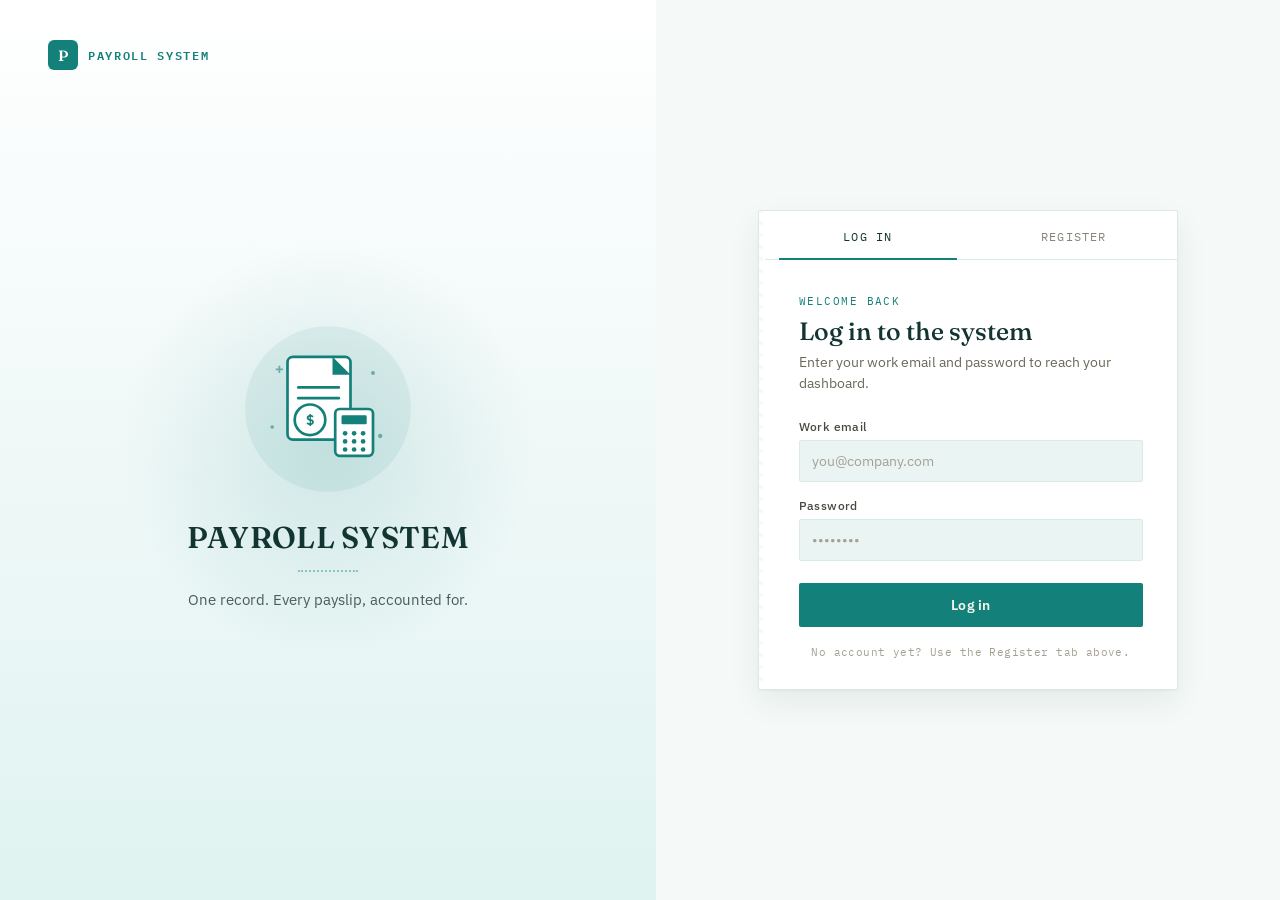
<file: templates/index.html>
<!DOCTYPE html>
<html lang="en">
<head>
<meta charset="UTF-8">
<meta name="viewport" content="width=device-width, initial-scale=1.0">
<title>Payroll System — Sign In</title>
<link rel="preconnect" href="https://fonts.googleapis.com">
<link href="https://fonts.googleapis.com/css2?family=Fraunces:ital,opsz,wght@0,9..144,400;0,9..144,500;0,9..144,600;1,9..144,500&family=IBM+Plex+Sans:wght@400;500;600&family=IBM+Plex+Mono:wght@400;500&display=swap" rel="stylesheet">
<style>
  :root{
    --ink:#123531;
    --ink-soft:#1B4C46;
    --paper:#F5FAF9;
    --paper-dim:#EAF5F3;
    --ledger:#14807A;
    --ledger-dim:#0E655F;
    --gold:#14807A;
    --gold-soft:#0E655F;
    --rust:#B3441E;
    --line:#D9EBE8;
    --ink-line: rgba(20,128,122,0.12);
  }
  *{box-sizing:border-box;}
  html,body{height:100%;}
  body{
    margin:0;
    font-family:'IBM Plex Sans', sans-serif;
    background:var(--paper);
    color:var(--ink);
    -webkit-font-smoothing:antialiased;
  }
  .screen{
    min-height:100vh;
    display:grid;
    grid-template-columns: 1.05fr 1fr;
  }
  @media (max-width: 860px){
    .screen{ grid-template-columns: 1fr; }
    .brand{ min-height:220px; }
  }

  /* ===== LEFT: brand / illustration panel ===== */
  .brand{
    background: linear-gradient(180deg, #ffffff 0%, #eef8f7 55%, #dff3f1 100%);
    color:var(--ink);
    position:relative;
    display:flex;
    flex-direction:column;
    padding:40px 48px;
    overflow:hidden;
  }
  .brand::after{
    content:"";
    position:absolute;
    top:50%; left:50%;
    width:420px; height:420px;
    background: radial-gradient(circle, rgba(20,128,122,0.14) 0%, rgba(20,128,122,0) 70%);
    border-radius:50%;
    transform: translate(-50%,-50%);
    z-index:0;
  }
  .brand-mark{
    display:flex;
    align-items:center;
    gap:10px;
    position:relative;
    z-index:2;
  }
  .brand-mark .glyph{
    width:30px; height:30px;
    background:var(--ledger);
    border-radius:6px;
    display:flex; align-items:center; justify-content:center;
    font-family:'Fraunces', serif;
    font-weight:600;
    font-size:15px;
    color:#fff;
    flex-shrink:0;
  }
  .brand-mark .name{
    font-family:'IBM Plex Mono', monospace;
    font-size:12px;
    letter-spacing:0.14em;
    text-transform:uppercase;
    color:var(--ledger);
    font-weight:600;
  }
  .brand-copy{
    position:relative;
    z-index:2;
    max-width:420px;
    margin:0 auto;
    text-align:center;
    display:flex;
    flex:1;
    flex-direction:column;
    align-items:center;
    justify-content:center;
  }
  .brand-illustration{
    width:180px;
    height:180px;
    margin-bottom:22px;
  }
  .brand-copy h1{
    font-family:'Fraunces', serif;
    font-weight:600;
    font-size:clamp(24px, 3vw, 30px);
    line-height:1.15;
    margin:0 0 14px;
    letter-spacing:0.01em;
    color:var(--ink);
    text-transform:uppercase;
  }
  .brand-copy h1 em{
    font-style:normal;
    color:var(--ledger);
  }
  .brand-copy .dots{
    width:60px;
    height:1px;
    border-top:2px dotted rgba(20,128,122,0.4);
    margin:0 0 16px;
  }
  .brand-copy p{
    font-size:14.5px;
    line-height:1.6;
    color:#4A5C59;
    margin:0;
  }

  /* ===== RIGHT: form panel ===== */
  .stage{
    background:var(--paper);
    display:flex;
    align-items:center;
    justify-content:center;
    padding:40px 28px;
  }
  .stub{
    width:100%;
    max-width:420px;
    background:#fff;
    border:1px solid var(--line);
    border-radius:2px;
    position:relative;
    box-shadow: 0 1px 2px rgba(28,35,33,0.04), 0 12px 32px rgba(28,35,33,0.07);
  }
  /* perforated edge accent */
  .stub::before{
    content:"";
    position:absolute;
    left:0; top:0; bottom:0;
    width:6px;
    background-image: radial-gradient(circle, var(--paper) 2.1px, transparent 2.2px);
    background-size: 6px 12px;
    background-position: -1px 6px;
  }

  .tabs{
    display:flex;
    border-bottom:1px solid var(--line);
    margin-left:6px;
  }
  .tab{
    flex:1;
    text-align:center;
    padding:18px 12px 15px;
    font-family:'IBM Plex Mono', monospace;
    font-size:11.5px;
    letter-spacing:0.1em;
    text-transform:uppercase;
    color:#8A8578;
    cursor:pointer;
    background:none;
    border:none;
    position:relative;
    transition:color .15s ease;
  }
  .tab.active{ color:var(--ink); }
  .tab.active::after{
    content:"";
    position:absolute;
    left:14px; right:14px; bottom:-1px;
    height:2px;
    background:var(--ledger);
  }

  .panel{ padding:34px 34px 30px; margin-left:6px; }
  .eyebrow{
    font-family:'IBM Plex Mono', monospace;
    font-size:10.5px;
    letter-spacing:0.14em;
    text-transform:uppercase;
    color:var(--gold);
    margin:0 0 8px;
  }
  .panel h2{
    font-family:'Fraunces', serif;
    font-weight:500;
    font-size:25px;
    margin:0 0 6px;
    color:var(--ink);
  }
  .panel .sub{
    font-size:13.5px;
    color:#6B6759;
    margin:0 0 26px;
    line-height:1.5;
  }

  .field{ margin-bottom:16px; }
  .field label{
    display:block;
    font-size:11.5px;
    font-weight:500;
    letter-spacing:0.03em;
    color:#4A4740;
    margin-bottom:6px;
  }
  .field input, .field select{
    width:100%;
    padding:11px 12px;
    font-family:'IBM Plex Sans', sans-serif;
    font-size:14px;
    color:var(--ink);
    background:var(--paper-dim);
    border:1px solid var(--line);
    border-radius:2px;
    outline:none;
    transition:border-color .15s ease, background .15s ease;
  }
  .field select{ cursor:pointer; appearance:none;
    background-image: url("data:image/svg+xml,%3Csvg xmlns='http://www.w3.org/2000/svg' width='10' height='6'%3E%3Cpath d='M0 0l5 6 5-6z' fill='%236B6759'/%3E%3C/svg%3E");
    background-repeat:no-repeat;
    background-position: right 14px center;
  }
  .field input:focus, .field select:focus{
    border-color:var(--ledger);
    background:#fff;
    box-shadow: 0 0 0 3px rgba(31,111,92,0.12);
  }
  .field input::placeholder{ color:#A5A192; }
  .hint{ font-size:11.5px; color:#8A8578; margin-top:5px; }

  .submit-btn{
    width:100%;
    padding:13px;
    margin-top:6px;
    background:var(--ledger);
    color:#F7F5F0;
    border:none;
    border-radius:2px;
    font-family:'IBM Plex Sans', sans-serif;
    font-size:14px;
    font-weight:600;
    letter-spacing:0.02em;
    cursor:pointer;
    transition:background .15s ease, transform .1s ease;
  }
  .submit-btn:hover{ background:var(--ledger-dim); }
  .submit-btn:active{ transform: translateY(1px); }

  .msg{
    display:none;
    font-size:12.5px;
    padding:10px 12px;
    border-radius:2px;
    margin-bottom:16px;
    line-height:1.5;
  }
  .msg.error{
    display:block;
    background:#FBEBE4;
    color:var(--rust);
    border:1px solid #EBC7B4;
  }
  .msg.success{
    display:block;
    background:#E7F1EE;
    color:var(--ledger-dim);
    border:1px solid #BFDBD2;
  }

  .form-view{ display:none; }
  .form-view.active{ display:block; }

  .foot-note{
    font-family:'IBM Plex Mono', monospace;
    font-size:10.5px;
    color:#A5A192;
    text-align:center;
    margin-top:18px;
    letter-spacing:0.04em;
  }

  /* ===== Dashboard redirect stub ===== */
  .dash{
    display:none;
    min-height:100vh;
    background:var(--paper);
    align-items:center;
    justify-content:center;
    flex-direction:column;
    text-align:center;
    padding:40px;
  }
  .dash.active{ display:flex; }
  .dash .stamp{
    width:64px; height:64px;
    border:1.5px solid var(--ledger);
    border-radius:50%;
    display:flex; align-items:center; justify-content:center;
    margin-bottom:22px;
    color:var(--ledger);
    font-size:28px;
    font-family:'Fraunces', serif;
  }
  .dash h1{
    font-family:'Fraunces', serif;
    font-weight:500;
    font-size:28px;
    margin:0 0 8px;
    color:var(--ink);
  }
  .dash p{
    color:#6B6759;
    font-size:14px;
    max-width:380px;
    line-height:1.6;
    margin:0 0 6px;
  }
  .dash .role-chip{
    display:inline-block;
    margin-top:14px;
    padding:6px 14px;
    background:var(--ledger);
    color:#ffffff;
    font-family:'IBM Plex Mono', monospace;
    font-size:11px;
    letter-spacing:0.08em;
    text-transform:uppercase;
    border-radius:2px;
  }
  .dash .signout{
    margin-top:28px;
    background:none;
    border:1px solid var(--line);
    color:#6B6759;
    padding:9px 18px;
    font-size:12.5px;
    border-radius:2px;
    cursor:pointer;
    font-family:'IBM Plex Sans', sans-serif;
  }
  .dash .signout:hover{ border-color:var(--ledger); color:var(--ledger-dim); }
</style>
</head>
<body>

<div class="screen" id="authScreen">
  <div class="brand">
    <div class="brand-mark">
      <div class="glyph">P</div>
      <div class="name">Payroll System</div>
    </div>
    <div class="brand-copy">
      <svg class="brand-illustration" viewBox="0 0 200 200" xmlns="http://www.w3.org/2000/svg">
        <circle cx="100" cy="100" r="92" fill="rgba(20,128,122,0.08)"/>
        <g>
          <rect x="55" y="42" width="70" height="92" rx="6" fill="#ffffff" stroke="#14807A" stroke-width="3"/>
          <path d="M105 42 L125 62 L105 62 Z" fill="#14807A"/>
          <line x1="67" y1="76" x2="112" y2="76" stroke="#14807A" stroke-width="3" stroke-linecap="round"/>
          <line x1="67" y1="88" x2="112" y2="88" stroke="#14807A" stroke-width="3" stroke-linecap="round"/>
          <circle cx="80" cy="112" r="17" fill="#ffffff" stroke="#14807A" stroke-width="3"/>
          <text x="80" y="118" font-family="IBM Plex Sans, sans-serif" font-size="16" font-weight="700" fill="#14807A" text-anchor="middle">$</text>
          <rect x="108" y="100" width="42" height="52" rx="5" fill="#ffffff" stroke="#14807A" stroke-width="3"/>
          <rect x="115" y="107" width="28" height="10" rx="1.5" fill="#14807A"/>
          <circle cx="119" cy="127" r="2.6" fill="#14807A"/>
          <circle cx="129" cy="127" r="2.6" fill="#14807A"/>
          <circle cx="139" cy="127" r="2.6" fill="#14807A"/>
          <circle cx="119" cy="136" r="2.6" fill="#14807A"/>
          <circle cx="129" cy="136" r="2.6" fill="#14807A"/>
          <circle cx="139" cy="136" r="2.6" fill="#14807A"/>
          <circle cx="119" cy="145" r="2.6" fill="#14807A"/>
          <circle cx="129" cy="145" r="2.6" fill="#14807A"/>
          <circle cx="139" cy="145" r="2.6" fill="#14807A"/>
        </g>
        <g fill="#14807A" opacity="0.55">
          <path d="M42 55 l3 0 0 -3 2 0 0 3 3 0 0 2 -3 0 0 3 -2 0 0 -3 -3 0 z"/>
          <circle cx="150" cy="60" r="2.2"/>
          <circle cx="38" cy="120" r="2"/>
          <circle cx="158" cy="130" r="2.4"/>
        </g>
      </svg>
      <h1>Payroll System</h1>
      <div class="dots"></div>
      <p>One record. Every payslip, accounted for.</p>
    </div>
  </div>

  <div class="stage">
    <div class="stub">
      <div class="tabs">
        <button class="tab active" id="tabLogin" onclick="switchTab('login')">Log In</button>
        <button class="tab" id="tabRegister" onclick="switchTab('register')">Register</button>
      </div>

      <div class="panel">
        <!-- LOGIN VIEW (UC-02) -->
        <div class="form-view active" id="loginView">
          <div class="eyebrow">Welcome back</div>
          <h2>Log in to the system</h2>
          <p class="sub">Enter your work email and password to reach your dashboard.</p>

          <div class="msg" id="loginMsg"></div>

          <div class="field">
            <label for="loginEmail">Work email</label>
            <input type="email" id="loginEmail" placeholder="you@company.com">
          </div>
          <div class="field">
            <label for="loginPassword">Password</label>
            <input type="password" id="loginPassword" placeholder="••••••••">
          </div>

          <button class="submit-btn" onclick="handleLogin()">Log in</button>
          <div class="foot-note">No account yet? Use the Register tab above.</div>
        </div>

        <!-- REGISTER VIEW (UC-01) -->
        <div class="form-view" id="registerView">
          <div class="eyebrow">New account</div>
          <h2>Register a new user</h2>
          <p class="sub">Create an account to access the areas of the payroll system relevant to your role.</p>

          <div class="msg" id="registerMsg"></div>

          <div class="field">
            <label for="regName">Full name</label>
            <input type="text" id="regName" placeholder="Dhaya Lakshmi A">
          </div>
          <div class="field">
            <label for="regEmail">Work email</label>
            <input type="email" id="regEmail" placeholder="you@company.com">
          </div>
          <div class="field">
            <label for="regPassword">Password</label>
            <input type="password" id="regPassword" placeholder="At least 6 characters">
            <div class="hint">Must be at least 6 characters long.</div>
          </div>
          <div class="field">
            <label for="regRole">Role</label>
            <select id="regRole">
              <option value="">Select a role…</option>
              <option value="Employee">Employee</option>
              <option value="Administrator / HR">Administrator / HR</option>
              <option value="Finance / Accounts">Finance / Accounts</option>
            </select>
          </div>

          <button class="submit-btn" onclick="handleRegister()">Create account</button>
          <div class="foot-note">Already registered? Use the Log In tab above.</div>
        </div>
      </div>
    </div>
  </div>
</div>

<!-- DASHBOARD REDIRECT STUB -->
<div class="dash" id="dashScreen">
  <div class="stamp">✓</div>
  <h1>Welcome, <span id="dashName">there</span></h1>
  <p>You're signed in to the Payroll System dashboard. This is a placeholder screen — Modules 2 and 3 will build out Employee Management, Attendance, Leave, and Payroll Processing here.</p>
  <div class="role-chip" id="dashRole">ROLE</div>
  <button class="signout" onclick="signOut()">Sign out</button>
</div>

<script>
  // ===== In-memory data store (no backend, resets on page reload) =====
  let accounts = []; // { name, email, password, role }

  function switchTab(view){
    document.getElementById('tabLogin').classList.toggle('active', view === 'login');
    document.getElementById('tabRegister').classList.toggle('active', view === 'register');
    document.getElementById('loginView').classList.toggle('active', view === 'login');
    document.getElementById('registerView').classList.toggle('active', view === 'register');
    hideMsg('loginMsg');
    hideMsg('registerMsg');
  }

  function showMsg(id, text, type){
    const el = document.getElementById(id);
    el.textContent = text;
    el.className = 'msg ' + type;
  }
  function hideMsg(id){
    const el = document.getElementById(id);
    el.className = 'msg';
    el.textContent = '';
  }

  function updateCounter(){
    const el = document.getElementById('acctCounter');
    if(el){
      el.textContent = accounts.length + ' account' + (accounts.length === 1 ? '' : 's') + ' registered';
    }
  }

  // ===== UC-01: Register a new user account =====
  function handleRegister(){
    const name = document.getElementById('regName').value.trim();
    const email = document.getElementById('regEmail').value.trim().toLowerCase();
    const password = document.getElementById('regPassword').value;
    const role = document.getElementById('regRole').value;

    if(!name || !email || !password || !role){
      showMsg('registerMsg', 'Please fill in all fields before creating your account.', 'error');
      return;
    }
    if(password.length < 6){
      showMsg('registerMsg', 'Password must be at least 6 characters long.', 'error');
      return;
    }
    const exists = accounts.some(a => a.email === email);
    if(exists){
      showMsg('registerMsg', 'An account with this email already exists.', 'error');
      return;
    }

    accounts.push({ name, email, password, role });
    updateCounter();
    showMsg('registerMsg', 'Account created. Signing you in…', 'success');

    setTimeout(() => goToDashboard({ name, role }), 700);
  }

  // ===== UC-02: Log in to the system =====
  function handleLogin(){
    const email = document.getElementById('loginEmail').value.trim().toLowerCase();
    const password = document.getElementById('loginPassword').value;

    const account = accounts.find(a => a.email === email && a.password === password);
    if(!account){
      showMsg('loginMsg', 'Email or password is incorrect.', 'error');
      return;
    }

    showMsg('loginMsg', 'Welcome back. Redirecting…', 'success');
    setTimeout(() => goToDashboard(account), 500);
  }

  function goToDashboard(user){
    document.getElementById('authScreen').style.display = 'none';
    document.getElementById('dashScreen').classList.add('active');
    document.getElementById('dashName').textContent = user.name;
    document.getElementById('dashRole').textContent = user.role;
  }

  function signOut(){
    document.getElementById('dashScreen').classList.remove('active');
    document.getElementById('authScreen').style.display = 'grid';
    document.getElementById('loginEmail').value = '';
    document.getElementById('loginPassword').value = '';
    switchTab('login');
  }
</script>

</body>
</html>
</file>
